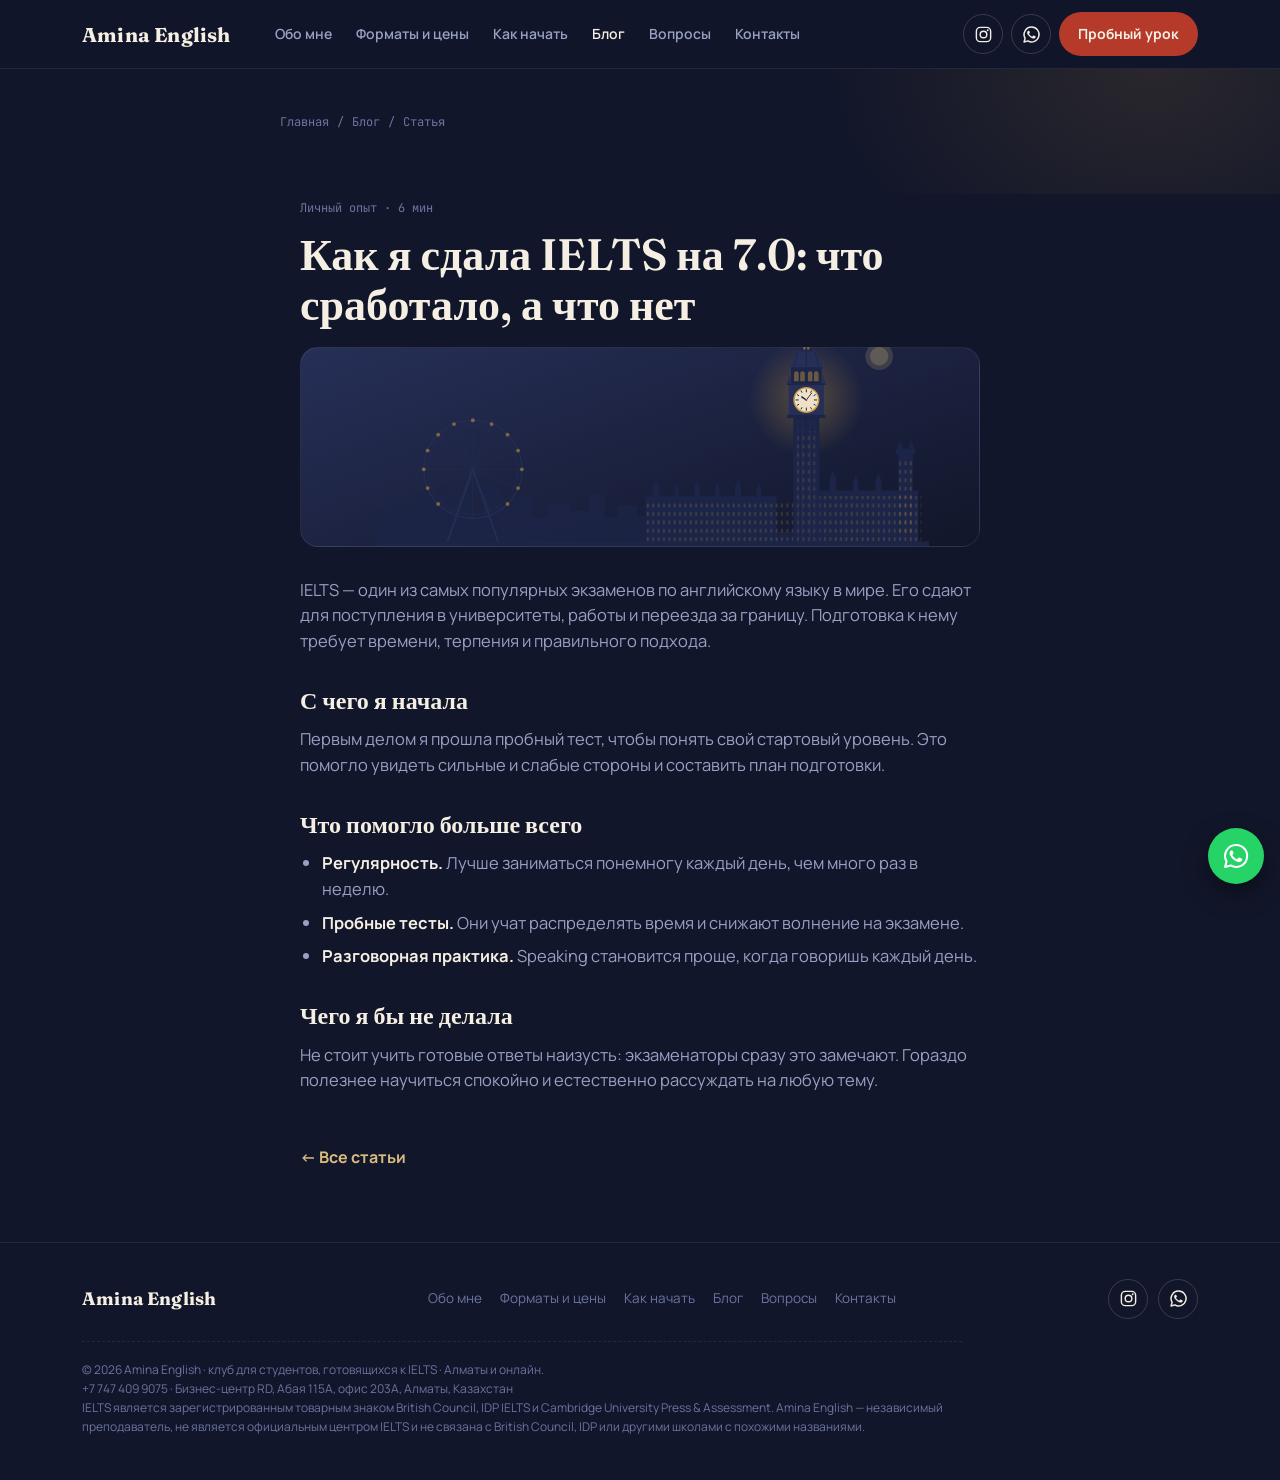
<file: article.html>
<!DOCTYPE html>
<html lang="ru">
<head>
<meta charset="UTF-8">
<meta name="viewport" content="width=device-width, initial-scale=1.0">
<title>Как я сдала IELTS на 7.0 — Amina English</title>
<meta name="description" content="Личный опыт подготовки к IELTS: что помогло набрать 7.0, сколько времени ушло на подготовку и каких ошибок стоит избегать.">
<meta property="og:title" content="Как я сдала IELTS на 7.0 — Amina English">
<meta property="og:description" content="Личный опыт подготовки к IELTS: что помогло набрать 7.0, сколько времени ушло на подготовку и каких ошибок стоит избегать.">
<meta property="og:type" content="website">
<meta property="og:url" content="https://ieltsclub.kz/article.html">
<link rel="canonical" href="https://ieltsclub.kz/article.html">
<meta name="theme-color" content="#12162A">
<link rel="icon" href="images/favicon.svg" type="image/svg+xml">
<link rel="preconnect" href="https://fonts.googleapis.com">
<link rel="preconnect" href="https://fonts.gstatic.com" crossorigin>
<link href="https://fonts.googleapis.com/css2?family=Fraunces:opsz,wght@9..144,500;9..144,600;9..144,700&amp;family=JetBrains+Mono:wght@400;500;700&amp;family=Manrope:wght@400;500;600;700&amp;display=swap" rel="stylesheet">
<link rel="stylesheet" href="styles.css?v=3">
<script type="text/javascript">
    (function(c,l,a,r,i,t,y){
        c[a]=c[a]||function(){(c[a].q=c[a].q||[]).push(arguments)};
        t=l.createElement(r);t.async=1;t.src="https://www.clarity.ms/tag/"+i;
        y=l.getElementsByTagName(r)[0];y.parentNode.insertBefore(t,y);
    })(window, document, "clarity", "script", "z4t8m4dm3x");
</script>
</head>
<body>

<header class="site-header">
  <div class="nav">
    <button class="nav-toggle" type="button" aria-label="Открыть меню" aria-controls="mobile-menu" aria-expanded="false">
      <span></span><span></span><span></span>
    </button>
    <a class="logo" href="index.html">Amina English</a>
    <nav class="nav-links" aria-label="Основное меню">
      <a href="index.html#about">Обо мне</a>
      <a href="index.html#formats">Форматы и цены</a>
      <a href="index.html#steps">Как начать</a>
      <a href="blog.html" class="active">Блог</a>
      <a href="index.html#faq">Вопросы</a>
      <a href="index.html#contact">Контакты</a>
    </nav>
    <div class="nav-right">
      <a class="icon-btn" href="https://www.instagram.com/aminglish/" target="_blank" rel="noopener" aria-label="Instagram"><svg viewBox="0 0 24 24" aria-hidden="true"><rect x="3" y="3" width="18" height="18" rx="5" fill="none" stroke="currentColor" stroke-width="1.8"/><circle cx="12" cy="12" r="4.2" fill="none" stroke="currentColor" stroke-width="1.8"/><circle cx="17.3" cy="6.7" r="1.2" fill="currentColor"/></svg></a>
      <a class="icon-btn wa" href="https://wa.me/77474099075?text=%D0%97%D0%B4%D1%80%D0%B0%D0%B2%D1%81%D1%82%D0%B2%D1%83%D0%B9%D1%82%D0%B5!%20%D0%A5%D0%BE%D1%87%D1%83%20%D0%BD%D0%B0%20%D0%BF%D1%80%D0%BE%D0%B1%D0%BD%D1%8B%D0%B9%20%D1%83%D1%80%D0%BE%D0%BA%20IELTS" target="_blank" rel="noopener" aria-label="WhatsApp"><svg viewBox="0 0 24 24" aria-hidden="true"><path d="M12 2.6a9.4 9.4 0 0 0-8.1 14.1L2.6 21.4l4.8-1.3A9.4 9.4 0 1 0 12 2.6z" fill="none" stroke="currentColor" stroke-width="1.8" stroke-linejoin="round"/><path d="M9.2 7.7c-.2-.5-.4-.5-.6-.5h-.5c-.2 0-.5.1-.7.3-.3.3-.9.9-.9 2.2s.9 2.5 1.1 2.7c.1.2 1.8 2.9 4.5 4 2.2.9 2.7.7 3.2.7.5-.1 1.6-.7 1.8-1.3.2-.6.2-1.2.2-1.3-.1-.1-.3-.2-.6-.3l-1.9-.9c-.3-.1-.5-.1-.7.1l-.8 1c-.2.2-.3.2-.6.1-.3-.1-1.2-.4-2.2-1.3-.8-.7-1.4-1.6-1.5-1.9-.2-.3 0-.4.1-.6l.5-.5c.1-.2.2-.3.3-.5.1-.2 0-.4 0-.5L9.2 7.7z" fill="currentColor"/></svg></a>
      <a class="btn btn-red header-cta" href="https://wa.me/77474099075?text=%D0%97%D0%B4%D1%80%D0%B0%D0%B2%D1%81%D1%82%D0%B2%D1%83%D0%B9%D1%82%D0%B5!%20%D0%A5%D0%BE%D1%87%D1%83%20%D0%BD%D0%B0%20%D0%BF%D1%80%D0%BE%D0%B1%D0%BD%D1%8B%D0%B9%20%D1%83%D1%80%D0%BE%D0%BA%20IELTS" target="_blank" rel="noopener">Пробный урок</a>
    </div>
  </div>
</header>

<div class="menu-overlay" aria-hidden="true"></div>
<aside class="mobile-menu" id="mobile-menu" aria-hidden="true" aria-label="Меню">
  <div class="mm-head">
    <a class="logo" href="index.html">Amina English</a>
    <button class="mm-close" type="button" aria-label="Закрыть меню">&times;</button>
  </div>
  <nav>
    <a href="index.html#about">Обо мне</a>
    <a href="index.html#formats">Форматы и цены</a>
    <a href="index.html#steps">Как начать</a>
    <a href="blog.html" class="active">Блог</a>
    <a href="index.html#faq">Вопросы</a>
    <a href="index.html#contact">Контакты</a>
  </nav>
  <div class="mm-foot">
    <a class="btn btn-primary" href="https://wa.me/77474099075?text=%D0%97%D0%B4%D1%80%D0%B0%D0%B2%D1%81%D1%82%D0%B2%D1%83%D0%B9%D1%82%D0%B5!%20%D0%A5%D0%BE%D1%87%D1%83%20%D0%BD%D0%B0%20%D0%BF%D1%80%D0%BE%D0%B1%D0%BD%D1%8B%D0%B9%20%D1%83%D1%80%D0%BE%D0%BA%20IELTS" target="_blank" rel="noopener"><svg viewBox="0 0 24 24" aria-hidden="true"><path d="M12 2.6a9.4 9.4 0 0 0-8.1 14.1L2.6 21.4l4.8-1.3A9.4 9.4 0 1 0 12 2.6z" fill="none" stroke="currentColor" stroke-width="1.8" stroke-linejoin="round"/><path d="M9.2 7.7c-.2-.5-.4-.5-.6-.5h-.5c-.2 0-.5.1-.7.3-.3.3-.9.9-.9 2.2s.9 2.5 1.1 2.7c.1.2 1.8 2.9 4.5 4 2.2.9 2.7.7 3.2.7.5-.1 1.6-.7 1.8-1.3.2-.6.2-1.2.2-1.3-.1-.1-.3-.2-.6-.3l-1.9-.9c-.3-.1-.5-.1-.7.1l-.8 1c-.2.2-.3.2-.6.1-.3-.1-1.2-.4-2.2-1.3-.8-.7-1.4-1.6-1.5-1.9-.2-.3 0-.4.1-.6l.5-.5c.1-.2.2-.3.3-.5.1-.2 0-.4 0-.5L9.2 7.7z" fill="currentColor"/></svg> Записаться в WhatsApp</a>
    <a class="mm-phone" href="tel:+77474099075">+7 747 409 9075</a>
    <div class="mm-social">
      <a class="icon-btn" href="https://www.instagram.com/aminglish/" target="_blank" rel="noopener" aria-label="Instagram"><svg viewBox="0 0 24 24" aria-hidden="true"><rect x="3" y="3" width="18" height="18" rx="5" fill="none" stroke="currentColor" stroke-width="1.8"/><circle cx="12" cy="12" r="4.2" fill="none" stroke="currentColor" stroke-width="1.8"/><circle cx="17.3" cy="6.7" r="1.2" fill="currentColor"/></svg></a>
      <a class="icon-btn wa" href="https://wa.me/77474099075?text=%D0%97%D0%B4%D1%80%D0%B0%D0%B2%D1%81%D1%82%D0%B2%D1%83%D0%B9%D1%82%D0%B5!%20%D0%A5%D0%BE%D1%87%D1%83%20%D0%BD%D0%B0%20%D0%BF%D1%80%D0%BE%D0%B1%D0%BD%D1%8B%D0%B9%20%D1%83%D1%80%D0%BE%D0%BA%20IELTS" target="_blank" rel="noopener" aria-label="WhatsApp"><svg viewBox="0 0 24 24" aria-hidden="true"><path d="M12 2.6a9.4 9.4 0 0 0-8.1 14.1L2.6 21.4l4.8-1.3A9.4 9.4 0 1 0 12 2.6z" fill="none" stroke="currentColor" stroke-width="1.8" stroke-linejoin="round"/><path d="M9.2 7.7c-.2-.5-.4-.5-.6-.5h-.5c-.2 0-.5.1-.7.3-.3.3-.9.9-.9 2.2s.9 2.5 1.1 2.7c.1.2 1.8 2.9 4.5 4 2.2.9 2.7.7 3.2.7.5-.1 1.6-.7 1.8-1.3.2-.6.2-1.2.2-1.3-.1-.1-.3-.2-.6-.3l-1.9-.9c-.3-.1-.5-.1-.7.1l-.8 1c-.2.2-.3.2-.6.1-.3-.1-1.2-.4-2.2-1.3-.8-.7-1.4-1.6-1.5-1.9-.2-.3 0-.4.1-.6l.5-.5c.1-.2.2-.3.3-.5.1-.2 0-.4 0-.5L9.2 7.7z" fill="currentColor"/></svg></a>
    </div>
  </div>
</aside>

<main>
<section class="page-hero">
  <div class="article" style="padding:0">
    <div class="breadcrumb"><a href="index.html">Главная</a><span class="sep">/</span><a href="blog.html">Блог</a><span class="sep">/</span>Статья</div>
  </div>
</section>
<article class="article" style="padding-bottom:72px">
  <span class="article-meta">Личный опыт · 6 мин</span>
  <h1>Как я сдала IELTS на 7.0: что сработало, а что нет</h1>
  <div class="article-cover" role="img" aria-label="Иллюстрация: Биг-Бен ночью"></div>
  <div class="article-body">
    <p>IELTS — один из самых популярных экзаменов по английскому языку в мире. Его сдают для поступления в университеты,
      работы и переезда за границу. Подготовка к нему требует времени, терпения и правильного подхода.</p>
    <h2>С чего я начала</h2>
    <p>Первым делом я прошла пробный тест, чтобы понять свой стартовый уровень. Это помогло увидеть сильные и слабые стороны
      и составить план подготовки.</p>
    <h2>Что помогло больше всего</h2>
    <ul>
      <li><strong>Регулярность.</strong> Лучше заниматься понемногу каждый день, чем много раз в неделю.</li>
      <li><strong>Пробные тесты.</strong> Они учат распределять время и снижают волнение на экзамене.</li>
      <li><strong>Разговорная практика.</strong> Speaking становится проще, когда говоришь каждый день.</li>
    </ul>
    <h2>Чего я бы не делала</h2>
    <p>Не стоит учить готовые ответы наизусть: экзаменаторы сразу это замечают. Гораздо полезнее научиться спокойно
      и естественно рассуждать на любую тему.</p>
  </div>
  <a class="article-back" href="blog.html">← Все статьи</a>
</article>
</main>

<footer class="site-footer">
  <div class="wrap">
    <div class="foot-row">
      <a class="logo" href="index.html">Amina English</a>
      <nav class="foot-links" aria-label="Ссылки в подвале">
        <a href="index.html#about">Обо мне</a>
        <a href="index.html#formats">Форматы и цены</a>
        <a href="index.html#steps">Как начать</a>
        <a href="blog.html">Блог</a>
        <a href="index.html#faq">Вопросы</a>
        <a href="index.html#contact">Контакты</a>
      </nav>
      <div class="social">
        <a class="icon-btn" href="https://www.instagram.com/aminglish/" target="_blank" rel="noopener" aria-label="Instagram"><svg viewBox="0 0 24 24" aria-hidden="true"><rect x="3" y="3" width="18" height="18" rx="5" fill="none" stroke="currentColor" stroke-width="1.8"/><circle cx="12" cy="12" r="4.2" fill="none" stroke="currentColor" stroke-width="1.8"/><circle cx="17.3" cy="6.7" r="1.2" fill="currentColor"/></svg></a>
        <a class="icon-btn wa" href="https://wa.me/77474099075?text=%D0%97%D0%B4%D1%80%D0%B0%D0%B2%D1%81%D1%82%D0%B2%D1%83%D0%B9%D1%82%D0%B5!%20%D0%A5%D0%BE%D1%87%D1%83%20%D0%BD%D0%B0%20%D0%BF%D1%80%D0%BE%D0%B1%D0%BD%D1%8B%D0%B9%20%D1%83%D1%80%D0%BE%D0%BA%20IELTS" target="_blank" rel="noopener" aria-label="WhatsApp"><svg viewBox="0 0 24 24" aria-hidden="true"><path d="M12 2.6a9.4 9.4 0 0 0-8.1 14.1L2.6 21.4l4.8-1.3A9.4 9.4 0 1 0 12 2.6z" fill="none" stroke="currentColor" stroke-width="1.8" stroke-linejoin="round"/><path d="M9.2 7.7c-.2-.5-.4-.5-.6-.5h-.5c-.2 0-.5.1-.7.3-.3.3-.9.9-.9 2.2s.9 2.5 1.1 2.7c.1.2 1.8 2.9 4.5 4 2.2.9 2.7.7 3.2.7.5-.1 1.6-.7 1.8-1.3.2-.6.2-1.2.2-1.3-.1-.1-.3-.2-.6-.3l-1.9-.9c-.3-.1-.5-.1-.7.1l-.8 1c-.2.2-.3.2-.6.1-.3-.1-1.2-.4-2.2-1.3-.8-.7-1.4-1.6-1.5-1.9-.2-.3 0-.4.1-.6l.5-.5c.1-.2.2-.3.3-.5.1-.2 0-.4 0-.5L9.2 7.7z" fill="currentColor"/></svg></a>
      </div>
    </div>
    <p class="disclaimer">
      © <span data-year>2026</span> Amina English · клуб для студентов, готовящихся к IELTS · Алматы и онлайн.<br>
      <a href="tel:+77474099075">+7 747 409 9075</a> · Бизнес-центр RD, Абая 115А, офис 203А, Алматы, Казахстан<br>
      IELTS является зарегистрированным товарным знаком British Council, IDP IELTS и Cambridge University Press &amp; Assessment.
      Amina English — независимый преподаватель, не является официальным центром IELTS и не связана с British Council, IDP
      или другими школами с похожими названиями.
    </p>
  </div>
</footer>

<a class="wa-float" href="https://wa.me/77474099075?text=%D0%97%D0%B4%D1%80%D0%B0%D0%B2%D1%81%D1%82%D0%B2%D1%83%D0%B9%D1%82%D0%B5!%20%D0%A5%D0%BE%D1%87%D1%83%20%D0%BD%D0%B0%20%D0%BF%D1%80%D0%BE%D0%B1%D0%BD%D1%8B%D0%B9%20%D1%83%D1%80%D0%BE%D0%BA%20IELTS" target="_blank" rel="noopener" aria-label="Написать в WhatsApp"><svg viewBox="0 0 24 24" aria-hidden="true"><path d="M12 2.6a9.4 9.4 0 0 0-8.1 14.1L2.6 21.4l4.8-1.3A9.4 9.4 0 1 0 12 2.6z" fill="none" stroke="currentColor" stroke-width="1.8" stroke-linejoin="round"/><path d="M9.2 7.7c-.2-.5-.4-.5-.6-.5h-.5c-.2 0-.5.1-.7.3-.3.3-.9.9-.9 2.2s.9 2.5 1.1 2.7c.1.2 1.8 2.9 4.5 4 2.2.9 2.7.7 3.2.7.5-.1 1.6-.7 1.8-1.3.2-.6.2-1.2.2-1.3-.1-.1-.3-.2-.6-.3l-1.9-.9c-.3-.1-.5-.1-.7.1l-.8 1c-.2.2-.3.2-.6.1-.3-.1-1.2-.4-2.2-1.3-.8-.7-1.4-1.6-1.5-1.9-.2-.3 0-.4.1-.6l.5-.5c.1-.2.2-.3.3-.5.1-.2 0-.4 0-.5L9.2 7.7z" fill="currentColor"/></svg></a>
<script src="script.js?v=2"></script>
</body>
</html>
</file>
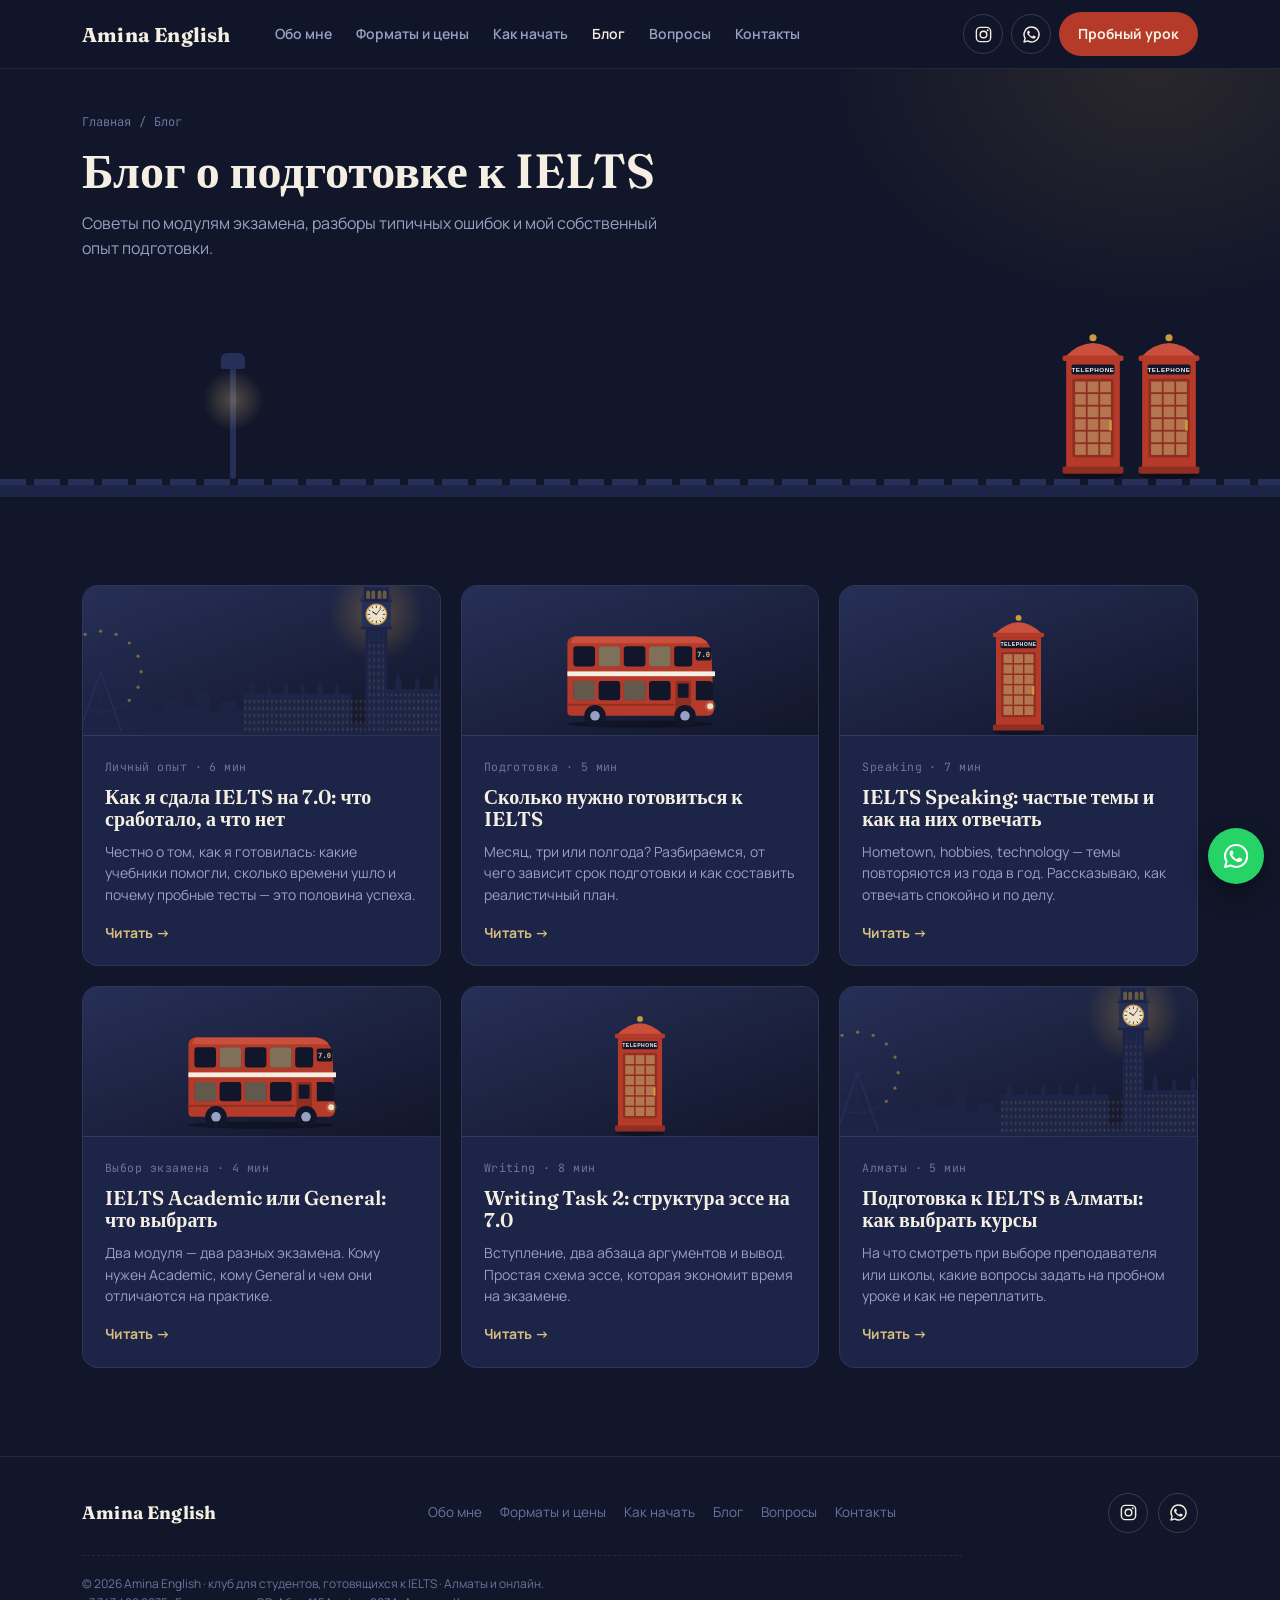
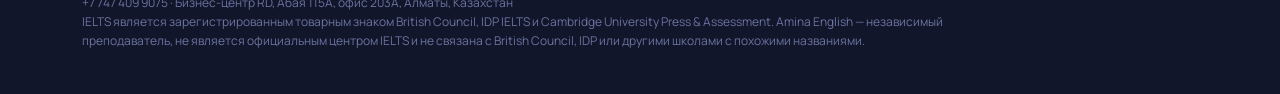
<file: blog.html>
<!DOCTYPE html>
<html lang="ru">
<head>
<meta charset="UTF-8">
<meta name="viewport" content="width=device-width, initial-scale=1.0">
<title>Блог о подготовке к IELTS — Amina English</title>
<meta name="description" content="Статьи о подготовке к IELTS: модули экзамена, сроки подготовки, Speaking и Writing, личный опыт сдачи на 7.0.">
<meta property="og:title" content="Блог о подготовке к IELTS — Amina English">
<meta property="og:description" content="Статьи о подготовке к IELTS: модули экзамена, сроки подготовки, Speaking и Writing, личный опыт сдачи на 7.0.">
<meta property="og:type" content="website">
<meta property="og:url" content="https://ieltsclub.kz/blog.html">
<link rel="canonical" href="https://ieltsclub.kz/blog.html">
<meta name="theme-color" content="#12162A">
<link rel="icon" href="images/favicon.svg" type="image/svg+xml">
<link rel="preconnect" href="https://fonts.googleapis.com">
<link rel="preconnect" href="https://fonts.gstatic.com" crossorigin>
<link href="https://fonts.googleapis.com/css2?family=Fraunces:opsz,wght@9..144,500;9..144,600;9..144,700&amp;family=JetBrains+Mono:wght@400;500;700&amp;family=Manrope:wght@400;500;600;700&amp;display=swap" rel="stylesheet">
<link rel="stylesheet" href="styles.css?v=3">
<script type="text/javascript">
    (function(c,l,a,r,i,t,y){
        c[a]=c[a]||function(){(c[a].q=c[a].q||[]).push(arguments)};
        t=l.createElement(r);t.async=1;t.src="https://www.clarity.ms/tag/"+i;
        y=l.getElementsByTagName(r)[0];y.parentNode.insertBefore(t,y);
    })(window, document, "clarity", "script", "z4t8m4dm3x");
</script>
</head>
<body>

<header class="site-header">
  <div class="nav">
    <button class="nav-toggle" type="button" aria-label="Открыть меню" aria-controls="mobile-menu" aria-expanded="false">
      <span></span><span></span><span></span>
    </button>
    <a class="logo" href="index.html">Amina English</a>
    <nav class="nav-links" aria-label="Основное меню">
      <a href="index.html#about">Обо мне</a>
      <a href="index.html#formats">Форматы и цены</a>
      <a href="index.html#steps">Как начать</a>
      <a href="blog.html" class="active">Блог</a>
      <a href="index.html#faq">Вопросы</a>
      <a href="index.html#contact">Контакты</a>
    </nav>
    <div class="nav-right">
      <a class="icon-btn" href="https://www.instagram.com/aminglish/" target="_blank" rel="noopener" aria-label="Instagram"><svg viewBox="0 0 24 24" aria-hidden="true"><rect x="3" y="3" width="18" height="18" rx="5" fill="none" stroke="currentColor" stroke-width="1.8"/><circle cx="12" cy="12" r="4.2" fill="none" stroke="currentColor" stroke-width="1.8"/><circle cx="17.3" cy="6.7" r="1.2" fill="currentColor"/></svg></a>
      <a class="icon-btn wa" href="https://wa.me/77474099075?text=%D0%97%D0%B4%D1%80%D0%B0%D0%B2%D1%81%D1%82%D0%B2%D1%83%D0%B9%D1%82%D0%B5!%20%D0%A5%D0%BE%D1%87%D1%83%20%D0%BD%D0%B0%20%D0%BF%D1%80%D0%BE%D0%B1%D0%BD%D1%8B%D0%B9%20%D1%83%D1%80%D0%BE%D0%BA%20IELTS" target="_blank" rel="noopener" aria-label="WhatsApp"><svg viewBox="0 0 24 24" aria-hidden="true"><path d="M12 2.6a9.4 9.4 0 0 0-8.1 14.1L2.6 21.4l4.8-1.3A9.4 9.4 0 1 0 12 2.6z" fill="none" stroke="currentColor" stroke-width="1.8" stroke-linejoin="round"/><path d="M9.2 7.7c-.2-.5-.4-.5-.6-.5h-.5c-.2 0-.5.1-.7.3-.3.3-.9.9-.9 2.2s.9 2.5 1.1 2.7c.1.2 1.8 2.9 4.5 4 2.2.9 2.7.7 3.2.7.5-.1 1.6-.7 1.8-1.3.2-.6.2-1.2.2-1.3-.1-.1-.3-.2-.6-.3l-1.9-.9c-.3-.1-.5-.1-.7.1l-.8 1c-.2.2-.3.2-.6.1-.3-.1-1.2-.4-2.2-1.3-.8-.7-1.4-1.6-1.5-1.9-.2-.3 0-.4.1-.6l.5-.5c.1-.2.2-.3.3-.5.1-.2 0-.4 0-.5L9.2 7.7z" fill="currentColor"/></svg></a>
      <a class="btn btn-red header-cta" href="https://wa.me/77474099075?text=%D0%97%D0%B4%D1%80%D0%B0%D0%B2%D1%81%D1%82%D0%B2%D1%83%D0%B9%D1%82%D0%B5!%20%D0%A5%D0%BE%D1%87%D1%83%20%D0%BD%D0%B0%20%D0%BF%D1%80%D0%BE%D0%B1%D0%BD%D1%8B%D0%B9%20%D1%83%D1%80%D0%BE%D0%BA%20IELTS" target="_blank" rel="noopener">Пробный урок</a>
    </div>
  </div>
</header>

<div class="menu-overlay" aria-hidden="true"></div>
<aside class="mobile-menu" id="mobile-menu" aria-hidden="true" aria-label="Меню">
  <div class="mm-head">
    <a class="logo" href="index.html">Amina English</a>
    <button class="mm-close" type="button" aria-label="Закрыть меню">&times;</button>
  </div>
  <nav>
    <a href="index.html#about">Обо мне</a>
    <a href="index.html#formats">Форматы и цены</a>
    <a href="index.html#steps">Как начать</a>
    <a href="blog.html" class="active">Блог</a>
    <a href="index.html#faq">Вопросы</a>
    <a href="index.html#contact">Контакты</a>
  </nav>
  <div class="mm-foot">
    <a class="btn btn-primary" href="https://wa.me/77474099075?text=%D0%97%D0%B4%D1%80%D0%B0%D0%B2%D1%81%D1%82%D0%B2%D1%83%D0%B9%D1%82%D0%B5!%20%D0%A5%D0%BE%D1%87%D1%83%20%D0%BD%D0%B0%20%D0%BF%D1%80%D0%BE%D0%B1%D0%BD%D1%8B%D0%B9%20%D1%83%D1%80%D0%BE%D0%BA%20IELTS" target="_blank" rel="noopener"><svg viewBox="0 0 24 24" aria-hidden="true"><path d="M12 2.6a9.4 9.4 0 0 0-8.1 14.1L2.6 21.4l4.8-1.3A9.4 9.4 0 1 0 12 2.6z" fill="none" stroke="currentColor" stroke-width="1.8" stroke-linejoin="round"/><path d="M9.2 7.7c-.2-.5-.4-.5-.6-.5h-.5c-.2 0-.5.1-.7.3-.3.3-.9.9-.9 2.2s.9 2.5 1.1 2.7c.1.2 1.8 2.9 4.5 4 2.2.9 2.7.7 3.2.7.5-.1 1.6-.7 1.8-1.3.2-.6.2-1.2.2-1.3-.1-.1-.3-.2-.6-.3l-1.9-.9c-.3-.1-.5-.1-.7.1l-.8 1c-.2.2-.3.2-.6.1-.3-.1-1.2-.4-2.2-1.3-.8-.7-1.4-1.6-1.5-1.9-.2-.3 0-.4.1-.6l.5-.5c.1-.2.2-.3.3-.5.1-.2 0-.4 0-.5L9.2 7.7z" fill="currentColor"/></svg> Записаться в WhatsApp</a>
    <a class="mm-phone" href="tel:+77474099075">+7 747 409 9075</a>
    <div class="mm-social">
      <a class="icon-btn" href="https://www.instagram.com/aminglish/" target="_blank" rel="noopener" aria-label="Instagram"><svg viewBox="0 0 24 24" aria-hidden="true"><rect x="3" y="3" width="18" height="18" rx="5" fill="none" stroke="currentColor" stroke-width="1.8"/><circle cx="12" cy="12" r="4.2" fill="none" stroke="currentColor" stroke-width="1.8"/><circle cx="17.3" cy="6.7" r="1.2" fill="currentColor"/></svg></a>
      <a class="icon-btn wa" href="https://wa.me/77474099075?text=%D0%97%D0%B4%D1%80%D0%B0%D0%B2%D1%81%D1%82%D0%B2%D1%83%D0%B9%D1%82%D0%B5!%20%D0%A5%D0%BE%D1%87%D1%83%20%D0%BD%D0%B0%20%D0%BF%D1%80%D0%BE%D0%B1%D0%BD%D1%8B%D0%B9%20%D1%83%D1%80%D0%BE%D0%BA%20IELTS" target="_blank" rel="noopener" aria-label="WhatsApp"><svg viewBox="0 0 24 24" aria-hidden="true"><path d="M12 2.6a9.4 9.4 0 0 0-8.1 14.1L2.6 21.4l4.8-1.3A9.4 9.4 0 1 0 12 2.6z" fill="none" stroke="currentColor" stroke-width="1.8" stroke-linejoin="round"/><path d="M9.2 7.7c-.2-.5-.4-.5-.6-.5h-.5c-.2 0-.5.1-.7.3-.3.3-.9.9-.9 2.2s.9 2.5 1.1 2.7c.1.2 1.8 2.9 4.5 4 2.2.9 2.7.7 3.2.7.5-.1 1.6-.7 1.8-1.3.2-.6.2-1.2.2-1.3-.1-.1-.3-.2-.6-.3l-1.9-.9c-.3-.1-.5-.1-.7.1l-.8 1c-.2.2-.3.2-.6.1-.3-.1-1.2-.4-2.2-1.3-.8-.7-1.4-1.6-1.5-1.9-.2-.3 0-.4.1-.6l.5-.5c.1-.2.2-.3.3-.5.1-.2 0-.4 0-.5L9.2 7.7z" fill="currentColor"/></svg></a>
    </div>
  </div>
</aside>

<main>
<section class="page-hero">
  <div class="wrap">
    <div class="breadcrumb"><a href="index.html">Главная</a><span class="sep">/</span>Блог</div>
    <h1>Блог о подготовке к IELTS</h1>
    <p>Советы по модулям экзамена, разборы типичных ошибок и мой собственный опыт подготовки.</p>
  </div>
</section>

<div class="street" aria-hidden="true">
  <div class="lamp"></div>
  <div class="booths">
    <img src="images/phone-booth.svg" alt="">
    <img src="images/phone-booth.svg" alt="">
  </div>
  <div class="bus-lane"><img src="images/bus.svg" alt=""></div>
</div>

<section class="section">
  <div class="wrap">
    <div class="blog-grid">
      <a class="blog-card" href="article.html">
        <div class="blog-cover c-ben"></div>
        <div class="blog-body">
          <span class="blog-meta">Личный опыт · 6 мин</span>
          <h3>Как я сдала IELTS на 7.0: что сработало, а что нет</h3>
          <p>Честно о том, как я готовилась: какие учебники помогли, сколько времени ушло и почему пробные тесты — это половина успеха.</p>
          <span class="read-more">Читать →</span>
        </div>
      </a>
      <a class="blog-card" href="article.html">
        <div class="blog-cover c-bus"><img src="images/bus.svg" alt="" loading="lazy"></div>
        <div class="blog-body">
          <span class="blog-meta">Подготовка · 5 мин</span>
          <h3>Сколько нужно готовиться к IELTS</h3>
          <p>Месяц, три или полгода? Разбираемся, от чего зависит срок подготовки и как составить реалистичный план.</p>
          <span class="read-more">Читать →</span>
        </div>
      </a>
      <a class="blog-card" href="article.html">
        <div class="blog-cover c-booth"><img src="images/phone-booth.svg" alt="" loading="lazy"></div>
        <div class="blog-body">
          <span class="blog-meta">Speaking · 7 мин</span>
          <h3>IELTS Speaking: частые темы и как на них отвечать</h3>
          <p>Hometown, hobbies, technology — темы повторяются из года в год. Рассказываю, как отвечать спокойно и по делу.</p>
          <span class="read-more">Читать →</span>
        </div>
      </a>
      <a class="blog-card" href="article.html">
        <div class="blog-cover c-bus"><img src="images/bus.svg" alt="" loading="lazy"></div>
        <div class="blog-body">
          <span class="blog-meta">Выбор экзамена · 4 мин</span>
          <h3>IELTS Academic или General: что выбрать</h3>
          <p>Два модуля — два разных экзамена. Кому нужен Academic, кому General и чем они отличаются на практике.</p>
          <span class="read-more">Читать →</span>
        </div>
      </a>
      <a class="blog-card" href="article.html">
        <div class="blog-cover c-booth"><img src="images/phone-booth.svg" alt="" loading="lazy"></div>
        <div class="blog-body">
          <span class="blog-meta">Writing · 8 мин</span>
          <h3>Writing Task 2: структура эссе на 7.0</h3>
          <p>Вступление, два абзаца аргументов и вывод. Простая схема эссе, которая экономит время на экзамене.</p>
          <span class="read-more">Читать →</span>
        </div>
      </a>
      <a class="blog-card" href="article.html">
        <div class="blog-cover c-ben"></div>
        <div class="blog-body">
          <span class="blog-meta">Алматы · 5 мин</span>
          <h3>Подготовка к IELTS в Алматы: как выбрать курсы</h3>
          <p>На что смотреть при выборе преподавателя или школы, какие вопросы задать на пробном уроке и как не переплатить.</p>
          <span class="read-more">Читать →</span>
        </div>
      </a>
    </div>
  </div>
</section>
</main>

<footer class="site-footer">
  <div class="wrap">
    <div class="foot-row">
      <a class="logo" href="index.html">Amina English</a>
      <nav class="foot-links" aria-label="Ссылки в подвале">
        <a href="index.html#about">Обо мне</a>
        <a href="index.html#formats">Форматы и цены</a>
        <a href="index.html#steps">Как начать</a>
        <a href="blog.html">Блог</a>
        <a href="index.html#faq">Вопросы</a>
        <a href="index.html#contact">Контакты</a>
      </nav>
      <div class="social">
        <a class="icon-btn" href="https://www.instagram.com/aminglish/" target="_blank" rel="noopener" aria-label="Instagram"><svg viewBox="0 0 24 24" aria-hidden="true"><rect x="3" y="3" width="18" height="18" rx="5" fill="none" stroke="currentColor" stroke-width="1.8"/><circle cx="12" cy="12" r="4.2" fill="none" stroke="currentColor" stroke-width="1.8"/><circle cx="17.3" cy="6.7" r="1.2" fill="currentColor"/></svg></a>
        <a class="icon-btn wa" href="https://wa.me/77474099075?text=%D0%97%D0%B4%D1%80%D0%B0%D0%B2%D1%81%D1%82%D0%B2%D1%83%D0%B9%D1%82%D0%B5!%20%D0%A5%D0%BE%D1%87%D1%83%20%D0%BD%D0%B0%20%D0%BF%D1%80%D0%BE%D0%B1%D0%BD%D1%8B%D0%B9%20%D1%83%D1%80%D0%BE%D0%BA%20IELTS" target="_blank" rel="noopener" aria-label="WhatsApp"><svg viewBox="0 0 24 24" aria-hidden="true"><path d="M12 2.6a9.4 9.4 0 0 0-8.1 14.1L2.6 21.4l4.8-1.3A9.4 9.4 0 1 0 12 2.6z" fill="none" stroke="currentColor" stroke-width="1.8" stroke-linejoin="round"/><path d="M9.2 7.7c-.2-.5-.4-.5-.6-.5h-.5c-.2 0-.5.1-.7.3-.3.3-.9.9-.9 2.2s.9 2.5 1.1 2.7c.1.2 1.8 2.9 4.5 4 2.2.9 2.7.7 3.2.7.5-.1 1.6-.7 1.8-1.3.2-.6.2-1.2.2-1.3-.1-.1-.3-.2-.6-.3l-1.9-.9c-.3-.1-.5-.1-.7.1l-.8 1c-.2.2-.3.2-.6.1-.3-.1-1.2-.4-2.2-1.3-.8-.7-1.4-1.6-1.5-1.9-.2-.3 0-.4.1-.6l.5-.5c.1-.2.2-.3.3-.5.1-.2 0-.4 0-.5L9.2 7.7z" fill="currentColor"/></svg></a>
      </div>
    </div>
    <p class="disclaimer">
      © <span data-year>2026</span> Amina English · клуб для студентов, готовящихся к IELTS · Алматы и онлайн.<br>
      <a href="tel:+77474099075">+7 747 409 9075</a> · Бизнес-центр RD, Абая 115А, офис 203А, Алматы, Казахстан<br>
      IELTS является зарегистрированным товарным знаком British Council, IDP IELTS и Cambridge University Press &amp; Assessment.
      Amina English — независимый преподаватель, не является официальным центром IELTS и не связана с British Council, IDP
      или другими школами с похожими названиями.
    </p>
  </div>
</footer>

<a class="wa-float" href="https://wa.me/77474099075?text=%D0%97%D0%B4%D1%80%D0%B0%D0%B2%D1%81%D1%82%D0%B2%D1%83%D0%B9%D1%82%D0%B5!%20%D0%A5%D0%BE%D1%87%D1%83%20%D0%BD%D0%B0%20%D0%BF%D1%80%D0%BE%D0%B1%D0%BD%D1%8B%D0%B9%20%D1%83%D1%80%D0%BE%D0%BA%20IELTS" target="_blank" rel="noopener" aria-label="Написать в WhatsApp"><svg viewBox="0 0 24 24" aria-hidden="true"><path d="M12 2.6a9.4 9.4 0 0 0-8.1 14.1L2.6 21.4l4.8-1.3A9.4 9.4 0 1 0 12 2.6z" fill="none" stroke="currentColor" stroke-width="1.8" stroke-linejoin="round"/><path d="M9.2 7.7c-.2-.5-.4-.5-.6-.5h-.5c-.2 0-.5.1-.7.3-.3.3-.9.9-.9 2.2s.9 2.5 1.1 2.7c.1.2 1.8 2.9 4.5 4 2.2.9 2.7.7 3.2.7.5-.1 1.6-.7 1.8-1.3.2-.6.2-1.2.2-1.3-.1-.1-.3-.2-.6-.3l-1.9-.9c-.3-.1-.5-.1-.7.1l-.8 1c-.2.2-.3.2-.6.1-.3-.1-1.2-.4-2.2-1.3-.8-.7-1.4-1.6-1.5-1.9-.2-.3 0-.4.1-.6l.5-.5c.1-.2.2-.3.3-.5.1-.2 0-.4 0-.5L9.2 7.7z" fill="currentColor"/></svg></a>
<script src="script.js?v=2"></script>
</body>
</html>
</file>
<file: styles.css>
/* =========================================================
   Amina English — стили сайта
   Палитра и шрифты — как на romanata.kz
   ========================================================= */
:root{
  --ink:        #12162A;
  --ink-2:      #1C2447;
  --ink-3:      #262f57;
  --paper:      #F4EFE2;
  --paper-dim:  #e9e2d0;
  --gold:       #C89B3C;
  --gold-soft:  #d9bd80;
  --clay:       #A6503A;
  --london-red: #B53A2A;
  --text-dark:  #1B1F2A;
  --muted:      #98A1C4;
  --muted-dim:  #6b74a0;
  --wa-green:   #25D366;

  --display: 'Fraunces', Georgia, serif;
  --body: 'Manrope', system-ui, sans-serif;
  --mono: 'JetBrains Mono', ui-monospace, monospace;

  --header-h: 68px;
}

*{ box-sizing:border-box; margin:0; padding:0; }
html{ scroll-behavior:smooth; overflow-x:clip; scroll-padding-top:calc(var(--header-h) + 12px); }
body{
  background:var(--ink);
  color:var(--muted);
  font-family:var(--body);
  font-size:16px;
  line-height:1.55;
  overflow-x:hidden;
  min-width:0;
}
/* при открытом меню страница под ним не прокручивается */
html.menu-open, html.menu-open body{ overflow:hidden; }

a{ color:inherit; text-decoration:none; }
img, svg{ max-width:100%; display:block; }
button{ font:inherit; }

.wrap{ width:100%; max-width:1180px; margin:0 auto; padding:0 20px; }
@media(min-width:768px){ .wrap{ padding:0 32px; } }

.eyebrow{
  font-family:var(--mono); font-size:12px; letter-spacing:.16em;
  text-transform:uppercase; color:var(--gold-soft);
}
h1,h2,h3{ font-family:var(--display); color:var(--paper); font-weight:600; line-height:1.12; }

.sr-only{ position:absolute; width:1px; height:1px; overflow:hidden; clip:rect(0 0 0 0); white-space:nowrap; }

/* ================= КНОПКИ ================= */
.btn{
  display:inline-flex; align-items:center; justify-content:center; gap:9px;
  padding:14px 24px; border-radius:10px; font-weight:700; font-size:15px;
  border:1px solid transparent; cursor:pointer; transition:transform .2s, box-shadow .2s, background .2s, border-color .2s;
  text-align:center;
}
.btn svg{ width:19px; height:19px; flex:none; }
.btn-primary{ background:var(--gold); color:var(--ink); }
.btn-primary:hover{ transform:translateY(-2px); box-shadow:0 10px 24px rgba(200,155,60,.28); }
.btn-ghost{ border-color:rgba(255,255,255,.22); color:var(--paper); }
.btn-ghost:hover{ border-color:var(--gold); background:rgba(200,155,60,.08); }
.btn-red{ background:var(--london-red); color:var(--paper); }
.btn-red:hover{ background:#9d3122; transform:translateY(-2px); }

/* ================= ШАПКА ================= */
.site-header{
  position:sticky; top:0; z-index:50;
  background:rgba(18,22,42,.9);
  -webkit-backdrop-filter:blur(10px); backdrop-filter:blur(10px);
  border-bottom:1px solid rgba(255,255,255,.08);
}
.nav{
  display:flex; align-items:center; gap:10px;
  height:var(--header-h); max-width:1180px; margin:0 auto; padding:0 14px;
}
@media(min-width:768px){ .nav{ padding:0 32px; gap:16px; } }

/* гамбургер — первый элемент шапки, поэтому всегда слева */
.nav-toggle{
  flex:none; width:42px; height:42px; margin-left:-4px;
  display:flex; flex-direction:column; justify-content:center; align-items:center; gap:5px;
  background:none; border:1px solid rgba(255,255,255,.14); border-radius:10px; cursor:pointer;
}
.nav-toggle span{ display:block; width:20px; height:2px; border-radius:2px; background:var(--paper); }
.nav-toggle:hover{ border-color:var(--gold); }

.logo{
  flex:none;   /* название не сжимается и не обрезается */
  font-family:var(--display); font-weight:700; color:var(--paper);
  font-size:20px; letter-spacing:.01em; white-space:nowrap; overflow:hidden; text-overflow:ellipsis;
}
.logo span{ color:var(--gold); }
@media(max-width:359px){ .nav .logo{ font-size:18px; } }

.nav-links{ display:none; }
.nav-right{ margin-left:auto; display:flex; align-items:center; gap:8px; flex:none; }

.icon-btn{
  width:40px; height:40px; flex:none; display:inline-flex; align-items:center; justify-content:center;
  border:1px solid rgba(255,255,255,.16); border-radius:50%; color:var(--paper);
  transition:background .2s, color .2s, border-color .2s, transform .2s;
}
.icon-btn svg{ width:19px; height:19px; }
.icon-btn:hover{ background:var(--gold); border-color:var(--gold); color:var(--ink); transform:translateY(-2px); }
.icon-btn.wa:hover{ background:var(--wa-green); border-color:var(--wa-green); color:#fff; }

.header-cta{ display:none; padding:10px 18px; font-size:14px; border-radius:999px; }

@media(min-width:640px){
  .header-cta{ display:inline-flex; }
}
@media(min-width:1100px){
  .nav-toggle{ display:none; }
  .nav-links{ display:flex; align-items:center; gap:24px; margin-left:28px; font-size:14px; font-weight:600; white-space:nowrap; }
  .nav-links a{ color:var(--muted); transition:color .2s; }
  .nav-links a:hover, .nav-links a.active{ color:var(--paper); }
}

/* ================= МОБИЛЬНОЕ МЕНЮ (выезжает слева) ================= */
.menu-overlay{
  position:fixed; inset:0; z-index:90; background:rgba(8,10,20,.6);
  opacity:0; visibility:hidden; transition:opacity .25s, visibility .25s;
}
.mobile-menu{
  position:fixed; top:0; bottom:0; left:0; z-index:91;
  width:min(340px, 86vw);           /* меню целиком помещается на любом экране */
  max-width:100%;
  background:var(--ink-2); border-right:1px solid rgba(255,255,255,.08);
  box-shadow:24px 0 60px rgba(0,0,0,.45);
  padding:18px 22px 26px;
  display:flex; flex-direction:column;
  overflow-y:auto; -webkit-overflow-scrolling:touch;
  transform:translateX(-105%); visibility:hidden;
  transition:transform .3s ease, visibility .3s;
}
html.menu-open .menu-overlay{ opacity:1; visibility:visible; }
html.menu-open .mobile-menu{ transform:translateX(0); visibility:visible; }

.mm-head{ display:flex; align-items:center; justify-content:space-between; gap:12px; margin-bottom:10px; }
.mm-head .logo{ font-size:19px; }
.mm-close{
  flex:none; width:40px; height:40px; border-radius:10px; border:1px solid rgba(255,255,255,.14);
  background:none; color:var(--paper); font-size:24px; line-height:1; cursor:pointer;
}
.mm-close:hover{ border-color:var(--gold); color:var(--gold-soft); }
.mobile-menu nav{ display:flex; flex-direction:column; }
.mobile-menu nav a{
  display:block; padding:14px 4px; font-size:16px; font-weight:700; color:var(--muted);
  border-bottom:1px solid rgba(255,255,255,.07); transition:color .2s;
}
.mobile-menu nav a:hover, .mobile-menu nav a.active{ color:var(--paper); }
.mm-foot{ margin-top:auto; padding-top:22px; display:flex; flex-direction:column; gap:14px; }
.mm-foot .btn{ width:100%; }
.mm-social{ display:flex; gap:10px; }
@media(min-width:1100px){ .mobile-menu, .menu-overlay{ display:none; } }

/* ================= ГЕРОЙ С БИГ-БЕНОМ ================= */
.hero{
  position:relative; overflow:hidden;
  padding:44px 0 260px;
  background:
    url("images/big-ben.svg") 72% 100% / auto 330px no-repeat,
    radial-gradient(ellipse 500px 380px at 85% 20%, rgba(200,155,60,.13), transparent 65%),
    radial-gradient(ellipse 480px 480px at 0% 90%, rgba(166,80,58,.14), transparent 60%),
    var(--ink);
}
.hero::after{ /* мягкий переход в следующую секцию */
  content:""; position:absolute; left:0; right:0; bottom:0; height:40px;
  background:linear-gradient(transparent, var(--ink)); pointer-events:none;
}
.hero .wrap{ position:relative; z-index:2; }
.hero-text{ max-width:620px; }
.hero h1{ font-size:clamp(31px, 7.4vw, 58px); margin:16px 0 18px; }
.hero h1 em{ font-style:normal; color:var(--gold-soft); }
.hero .lede{ font-size:16.5px; max-width:54ch; margin-bottom:28px; }
.hero-ctas{ display:flex; flex-wrap:wrap; gap:12px; }
.hero-ctas .btn{ flex:1 1 220px; }
.score-badge{
  display:inline-flex; align-items:center; gap:10px; margin-top:26px;
  padding:8px 14px 8px 8px; border-radius:999px;
  background:rgba(244,239,226,.06); border:1px solid rgba(255,255,255,.1);
  font-size:13.5px; color:var(--paper);
}
.score-badge b{
  display:inline-flex; align-items:center; justify-content:center;
  width:42px; height:42px; border-radius:50%; background:var(--paper); color:var(--clay);
  font-family:var(--display); font-size:17px; border:2px dashed var(--clay);
}
@media(min-width:768px){
  .hero{ padding:80px 0 300px; background-size:auto 400px, auto, auto, auto; background-position:85% 100%, 0 0, 0 0, 0 0; }
  .hero-ctas .btn{ flex:0 0 auto; }
}
@media(min-width:1100px){
  .hero{ padding:110px 0 150px; background-size:auto 560px, auto, auto, auto; background-position:100% 100%, 0 0, 0 0, 0 0; min-height:640px; }
  .hero-text{ max-width:660px; }
}

/* ================= ЛОНДОНСКАЯ УЛИЦА (автобус + будки) ================= */
.street{
  position:relative; height:150px; overflow:hidden;
  border-bottom:12px solid var(--ink-2);
}
.street::before{ /* брусчатка */
  content:""; position:absolute; left:0; right:0; bottom:0; height:6px;
  background:repeating-linear-gradient(90deg, var(--ink-3) 0 26px, transparent 26px 34px);
}
.booths{ position:absolute; right:6%; bottom:6px; display:flex; gap:8px; align-items:flex-end; }
.booths img{ width:56px; height:auto; }
.lamp{ position:absolute; bottom:6px; left:18%; width:6px; height:116px; background:var(--ink-3); border-radius:3px; }
.lamp::before{ content:""; position:absolute; top:-10px; left:-9px; width:24px; height:16px; border-radius:6px 6px 2px 2px; background:var(--ink-3); }
.lamp::after{ content:""; position:absolute; top:4px; left:-30px; width:66px; height:66px; border-radius:50%; background:radial-gradient(circle, rgba(217,189,128,.32), transparent 65%); }
.bus-lane{
  position:absolute; left:0; right:0; bottom:4px;
  animation:drive 16s linear infinite;
}
.bus-lane img{ width:200px; height:auto; transform:translateX(-100%); }
@keyframes drive{
  from{ transform:translateX(0); }
  to{ transform:translateX(calc(100% + 220px)); }
}
@media(min-width:768px){
  .street{ height:180px; }
  .booths img{ width:68px; }
  .bus-lane img{ width:250px; }
  @keyframes drive{ from{ transform:translateX(0); } to{ transform:translateX(calc(100% + 270px)); } }
}
@media(prefers-reduced-motion:reduce){
  .bus-lane{ animation:none; transform:translateX(calc(12% + 220px)); }
  html{ scroll-behavior:auto; }
}

/* ================= СЕКЦИИ ================= */
.section{ padding:64px 0; position:relative; }
@media(min-width:768px){ .section{ padding:88px 0; } }
.section.alt{ background:linear-gradient(180deg, rgba(28,36,71,.45), rgba(28,36,71,0)); }
.section-head{ max-width:660px; margin-bottom:36px; }
.section-head h2{ font-size:clamp(26px, 4.6vw, 38px); margin-top:12px; }
.section-head p{ margin-top:12px; font-size:15.5px; }

/* --- Обо мне --- */
.about-grid{ display:grid; gap:32px; align-items:center; }
@media(min-width:900px){ .about-grid{ grid-template-columns:.8fr 1.2fr; gap:56px; } }
.photo-card{
  position:relative; aspect-ratio:4/5; max-width:380px; width:100%; margin:0 auto;
  border-radius:20px; overflow:hidden; background:var(--paper);
  box-shadow:0 22px 50px rgba(0,0,0,.4); transform:rotate(-2deg);
}
.photo-card img{ width:100%; height:100%; object-fit:cover; }
.photo-card.trf{ aspect-ratio:1000/1414; background:#fff; }
.photo-card.trf a{ display:block; height:100%; }
.photo-card.trf img{ object-fit:contain; }
.scores-note{ margin-top:10px; font-family:var(--mono); font-size:11.5px; letter-spacing:.04em; color:var(--muted-dim); }
.photo-placeholder{
  position:absolute; inset:0; display:flex; flex-direction:column; align-items:center; justify-content:center; gap:10px;
  color:var(--clay); font-family:var(--mono); font-size:13px; text-align:center; padding:20px;
  background:repeating-linear-gradient(45deg, var(--paper) 0 14px, var(--paper-dim) 14px 28px);
}
.photo-placeholder b{ font-family:var(--display); font-size:64px; line-height:1; }
.photo-stamp{
  position:absolute; right:14px; bottom:14px; width:86px; height:86px; border-radius:50%;
  background:var(--ink); color:var(--gold-soft); border:2px dashed var(--gold);
  display:flex; flex-direction:column; align-items:center; justify-content:center;
  font-family:var(--mono); font-size:10px; letter-spacing:.08em; transform:rotate(8deg);
}
.photo-stamp b{ font-family:var(--display); font-size:24px; color:var(--paper); letter-spacing:0; }
.about-copy p{ margin-bottom:14px; font-size:15.5px; }
.about-copy h2{ font-size:clamp(26px, 4.6vw, 38px); margin:12px 0 18px; }
.scores{ display:grid; grid-template-columns:repeat(2, 1fr); gap:10px; margin-top:22px; }
@media(min-width:560px){ .scores{ grid-template-columns:repeat(5, 1fr); } }
.score{
  background:var(--ink-2); border:1px solid rgba(255,255,255,.08); border-radius:12px;
  padding:12px 10px; text-align:center;
}
.score .code{ display:block; font-family:var(--mono); font-size:10.5px; letter-spacing:.08em; color:var(--muted-dim); text-transform:uppercase; }
.score .val{ display:block; font-family:var(--display); font-size:24px; color:var(--paper); margin-top:2px; }
.score.overall{ background:var(--paper); border-color:var(--paper); }
.score.overall .code{ color:var(--clay); }
.score.overall .val{ color:var(--clay); }

/* --- Почему со мной --- */
.why-grid{ display:grid; gap:24px; }
@media(min-width:700px){ .why-grid{ grid-template-columns:repeat(2, 1fr); gap:30px; } }
@media(min-width:1100px){ .why-grid{ grid-template-columns:repeat(4, 1fr); } }
.why-card{ border-left:2px solid var(--gold); padding:4px 0 4px 20px; }
.why-card .num{ font-family:var(--mono); color:var(--gold-soft); font-size:12px; letter-spacing:.12em; }
.why-card h3{ font-size:20px; margin:8px 0 8px; }
.why-card p{ font-size:14.5px; }

/* --- Форматы и цены --- */
.format-grid{ display:grid; gap:18px; }
@media(min-width:700px){ .format-grid{ grid-template-columns:repeat(2, 1fr); } }
@media(min-width:1100px){ .format-grid{ grid-template-columns:repeat(4, 1fr); } }
.format-card{
  display:flex; flex-direction:column;
  background:var(--ink-2); border:1px solid rgba(255,255,255,.08); border-radius:16px; padding:24px;
  transition:border-color .2s, transform .2s;
}
.format-card:hover{ border-color:var(--gold); transform:translateY(-3px); }
.format-card .ico{
  width:44px; height:44px; border-radius:12px; background:rgba(200,155,60,.12); color:var(--gold);
  display:flex; align-items:center; justify-content:center; margin-bottom:16px;
}
.format-card .ico svg{ width:22px; height:22px; }
.format-card h3{ font-size:19px; margin-bottom:8px; }
.format-card p{ font-size:14px; flex:1; }
.format-card .price{
  margin-top:18px; padding-top:14px; border-top:1px dashed rgba(255,255,255,.14);
  font-family:var(--mono); font-size:14px; color:var(--gold-soft);
}
.format-card.featured{ background:var(--paper); border-color:var(--paper); }
.format-card.featured h3{ color:var(--text-dark); }
.format-card.featured p{ color:#4c4a44; }
.format-card.featured .ico{ background:rgba(166,80,58,.12); color:var(--clay); }
.format-card.featured .price{ color:var(--clay); border-top-color:rgba(0,0,0,.15); }
.format-card .price small{ display:block; margin-top:2px; font-size:12px; opacity:.8; }
.format-card .tag{
  align-self:flex-start; margin-bottom:12px; font-family:var(--mono); font-size:10.5px; letter-spacing:.08em; text-transform:uppercase;
  padding:4px 10px; border-radius:999px; background:var(--london-red); color:var(--paper);
}
.note{ margin-top:22px; font-size:14px; }

/* --- Как начать --- */
.steps{ display:grid; gap:16px; counter-reset:step; list-style:none; }
@media(min-width:700px){ .steps{ grid-template-columns:repeat(2, 1fr); } }
@media(min-width:1100px){ .steps{ grid-template-columns:repeat(4, 1fr); } }
.steps li{
  position:relative; padding:22px 20px 22px 70px; border-radius:14px;
  background:rgba(255,255,255,.03); border:1px solid rgba(255,255,255,.08); font-size:14.5px; color:var(--paper);
}
.steps li::before{
  counter-increment:step; content:counter(step);
  position:absolute; left:18px; top:18px; width:38px; height:38px; border-radius:50%;
  display:flex; align-items:center; justify-content:center;
  background:var(--london-red); color:var(--paper); font-family:var(--display); font-weight:700; font-size:18px;
}
.steps li span{ display:block; color:var(--muted); font-size:13.5px; margin-top:4px; }

/* --- Блог --- */
.blog-grid{ display:grid; gap:20px; }
@media(min-width:760px){ .blog-grid{ grid-template-columns:repeat(2, 1fr); } }
@media(min-width:1100px){ .blog-grid{ grid-template-columns:repeat(3, 1fr); } }
.blog-card{
  display:flex; flex-direction:column; overflow:hidden;
  border-radius:16px; background:var(--ink-2); border:1px solid rgba(255,255,255,.08);
  transition:border-color .2s, transform .2s;
}
.blog-card:hover{ border-color:var(--gold); transform:translateY(-3px); }
.blog-cover{
  height:150px; position:relative; display:flex; align-items:flex-end; justify-content:center;
  background:linear-gradient(160deg, var(--ink-3), var(--ink));
  border-bottom:1px solid rgba(255,255,255,.06);
}
.blog-cover img{ height:120px; width:auto; }
.blog-cover.c-bus img{ height:96px; margin-bottom:6px; }
.blog-cover.c-booth img{ height:126px; }
.blog-cover.c-ben{ background:url("images/big-ben.svg") 62% 100% / auto 190px no-repeat, linear-gradient(160deg, var(--ink-3), var(--ink)); }
.blog-body{ padding:22px; display:flex; flex-direction:column; flex:1; }
.blog-meta{ font-family:var(--mono); font-size:11.5px; color:var(--muted-dim); letter-spacing:.04em; }
.blog-card h3{ font-size:20px; margin:10px 0 10px; }
.blog-card p{ font-size:14px; flex:1; }
.read-more{ margin-top:16px; font-size:14px; font-weight:700; color:var(--gold-soft); }
.blog-card:hover .read-more{ color:var(--gold); }
.section-foot{ margin-top:30px; }

/* --- FAQ --- */
.faq{ display:grid; gap:12px; max-width:820px; }
.faq details{
  background:var(--ink-2); border:1px solid rgba(255,255,255,.08); border-radius:14px; padding:0 20px;
}
.faq details[open]{ border-color:rgba(200,155,60,.45); }
.faq summary{
  list-style:none; cursor:pointer; padding:18px 30px 18px 0; position:relative;
  font-weight:700; color:var(--paper); font-size:15.5px;
}
.faq summary::-webkit-details-marker{ display:none; }
.faq summary::after{
  content:"+"; position:absolute; right:0; top:50%; transform:translateY(-50%);
  font-family:var(--mono); font-size:20px; color:var(--gold);
}
.faq details[open] summary::after{ content:"–"; }
.faq details p{ padding:0 0 18px; font-size:14.5px; }

/* --- Призыв --- */
.cta-banner{
  position:relative; overflow:hidden;
  background:linear-gradient(120deg, var(--ink-2), var(--ink-3));
  border:1px solid rgba(255,255,255,.08); border-radius:22px;
  padding:34px 24px 150px;
}
.cta-banner h2{ font-size:clamp(24px, 4.4vw, 32px); margin-bottom:10px; }
.cta-banner p{ font-size:15px; max-width:52ch; margin-bottom:22px; }
.cta-banner .cta-actions{ display:flex; flex-wrap:wrap; gap:12px; position:relative; z-index:2; }
.cta-banner .cta-actions .btn{ flex:1 1 220px; }
.cta-banner .booth-art{ position:absolute; right:22px; bottom:0; width:70px; opacity:.95; }
@media(min-width:768px){
  .cta-banner{ padding:46px 200px 46px 48px; }
  .cta-banner .cta-actions .btn{ flex:0 0 auto; }
  .cta-banner .booth-art{ right:56px; width:96px; }
}

/* --- Видеогалерея --- */
.vgallery{ position:relative; max-width:880px; margin:0 auto; }
.vg-viewport{ overflow:hidden; border-radius:20px; background:var(--ink-2); box-shadow:0 22px 50px rgba(0,0,0,.4); }
.vg-track{ display:flex; transition:transform .45s ease; }
.vg-slide{ flex:0 0 100%; aspect-ratio:16/9; position:relative; background:#000; }
.vg-slide iframe, .vg-slide .vg-poster{ position:absolute; inset:0; width:100%; height:100%; border:0; }
.vg-poster{ padding:0; cursor:pointer; background:#000; }
/* Shorts: вертикальный слот 9:16 по центру */
.vg-slide.is-short{ aspect-ratio:auto; height:min(78vh, 640px); }
.vg-slide.is-short iframe, .vg-slide.is-short .vg-poster{ left:50%; right:auto; width:auto; max-width:100%; aspect-ratio:9/16; transform:translateX(-50%); }
.vg-poster img{ width:100%; height:100%; object-fit:cover; opacity:.85; transition:opacity .2s; }
.vg-poster:hover img{ opacity:1; }
.vg-play{
  position:absolute; left:50%; top:50%; width:76px; height:76px; margin:-38px 0 0 -38px; border-radius:50%;
  background:var(--london-red); color:#fff; display:flex; align-items:center; justify-content:center;
  box-shadow:0 10px 30px rgba(0,0,0,.45); transition:transform .2s;
}
.vg-poster:hover .vg-play{ transform:scale(1.08); }
.vg-play svg{ width:30px; height:30px; margin-left:4px; }
.vg-arrow{
  position:absolute; top:50%; width:48px; height:48px; margin-top:-24px; border-radius:50%; z-index:2;
  display:flex; align-items:center; justify-content:center; cursor:pointer;
  background:var(--paper); color:var(--ink); border:0; box-shadow:0 8px 22px rgba(0,0,0,.35);
  transition:background .2s, opacity .2s;
}
.vg-arrow svg{ width:22px; height:22px; }
.vg-arrow:hover{ background:var(--gold-soft); }
.vg-arrow:disabled{ opacity:.35; cursor:default; background:var(--paper); }
.vg-prev{ left:-12px; } .vg-next{ right:-12px; }
@media(min-width:960px){ .vg-prev{ left:-68px; } .vg-next{ right:-68px; } }
.vg-counter{ margin-top:14px; text-align:center; font-family:var(--mono); font-size:12px; letter-spacing:.08em; color:var(--muted-dim); }

/* --- Контакты --- */
.contact-grid{
  display:grid; gap:18px;
  background:var(--ink-2); border:1px solid rgba(255,255,255,.07); border-radius:22px; padding:28px 22px;
}
@media(min-width:760px){ .contact-grid{ grid-template-columns:repeat(2, 1fr); padding:40px; } }
.contact-item{ display:flex; gap:14px; align-items:flex-start; min-width:0; }
.contact-item .ico{
  width:42px; height:42px; flex:none; border-radius:12px; display:flex; align-items:center; justify-content:center;
  background:rgba(200,155,60,.12); color:var(--gold);
}
.contact-item .ico svg{ width:21px; height:21px; }
.contact-item .label{ display:block; font-family:var(--mono); font-size:11px; letter-spacing:.08em; text-transform:uppercase; color:var(--gold-soft); margin-bottom:3px; }
.contact-item a, .contact-item p{ color:var(--paper); font-weight:600; font-size:15px; overflow-wrap:anywhere; }
.contact-item a:hover{ color:var(--gold-soft); }
.mm-phone{ display:block; text-align:center; font-weight:600; color:var(--paper); }

/* ================= ПОДВАЛ ================= */
.site-footer{ padding:36px 0 96px; border-top:1px solid rgba(255,255,255,.08); font-size:13px; color:var(--muted-dim); }
@media(min-width:768px){ .site-footer{ padding-bottom:44px; } }
.foot-row{ display:flex; flex-wrap:wrap; align-items:center; justify-content:space-between; gap:18px; }
.foot-row .logo{ font-size:18px; }
.foot-links{ display:flex; flex-wrap:wrap; gap:8px 18px; font-size:13.5px; }
.foot-links a:hover{ color:var(--gold-soft); }
.social{ display:flex; gap:10px; }
.disclaimer{ margin-top:22px; padding-top:18px; border-top:1px dashed rgba(255,255,255,.08); font-size:12px; line-height:1.6; max-width:880px; }

/* ================= ПЛАВАЮЩАЯ КНОПКА WHATSAPP ================= */
.wa-float{
  position:fixed; right:16px; bottom:16px; z-index:40;
  width:56px; height:56px; border-radius:50%;
  display:flex; align-items:center; justify-content:center;
  background:var(--wa-green); color:#fff; box-shadow:0 10px 26px rgba(0,0,0,.4);
  transition:transform .2s;
}
.wa-float svg{ width:28px; height:28px; }
.wa-float:hover{ transform:scale(1.07); }
html.menu-open .wa-float{ display:none; }

/* ================= СТРАНИЦЫ БЛОГА ================= */
.page-hero{
  position:relative; overflow:hidden; padding:44px 0 56px;
  background:radial-gradient(ellipse 520px 380px at 90% 0%, rgba(200,155,60,.13), transparent 62%);
}
.page-hero h1{ font-size:clamp(30px, 6vw, 48px); margin:12px 0 14px; }
.page-hero p{ max-width:60ch; font-size:16px; }
.breadcrumb{ font-family:var(--mono); font-size:12px; color:var(--muted-dim); margin-bottom:6px; }
.breadcrumb a:hover{ color:var(--gold-soft); }
.breadcrumb .sep{ margin:0 8px; }

.article{ max-width:720px; margin:0 auto; padding:0 20px; }
.article-meta{ font-family:var(--mono); font-size:12px; color:var(--muted-dim); }
.article h1{ font-size:clamp(28px, 6vw, 44px); margin:12px 0 18px; }
.article-cover{
  height:200px; border-radius:18px; margin:6px 0 30px; border:1px solid rgba(255,255,255,.08);
  background:url("images/big-ben.svg") 60% 100% / auto 230px no-repeat, linear-gradient(160deg, var(--ink-3), var(--ink));
}
.article-body{ font-size:16.5px; }
.article-body p{ margin-bottom:18px; }
.article-body h2{ font-size:24px; margin:34px 0 12px; }
.article-body ul{ margin:0 0 18px 22px; }
.article-body li{ margin-bottom:8px; }
.article-body strong{ color:var(--paper); }
.article-back{ display:inline-flex; margin-top:34px; font-weight:700; color:var(--gold-soft); }
.article-back:hover{ color:var(--gold); }
</file>
